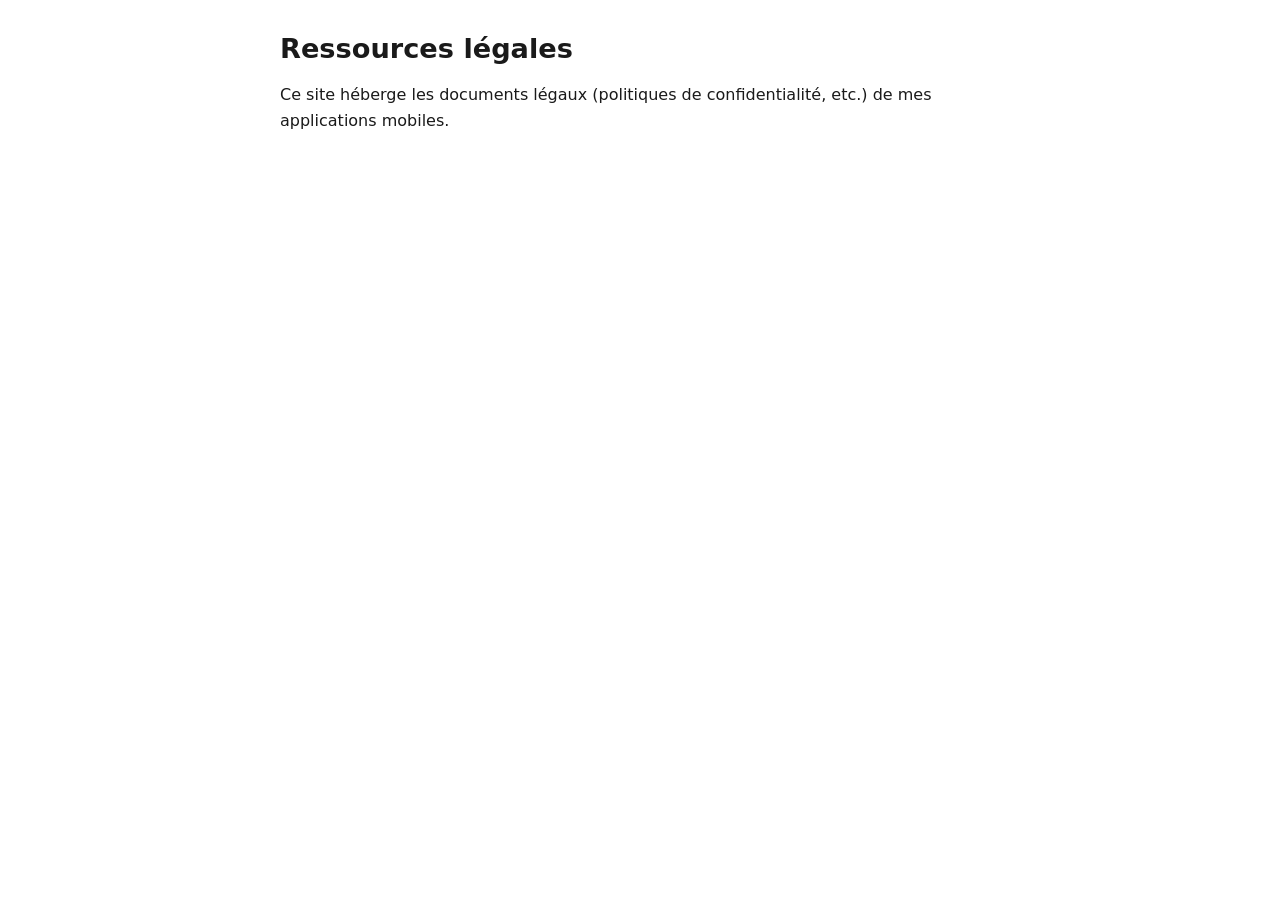
<file: index.html>
<!doctype html>
<html lang="fr">
<head>
<meta charset="utf-8">
<meta name="viewport" content="width=device-width, initial-scale=1">
<meta name="robots" content="noindex, nofollow, noarchive">
<title>Ressources légales</title>
<link rel="stylesheet" href="style.css">
</head>
<body>
<main>
<h1>Ressources légales</h1>
<p>Ce site héberge les documents légaux (politiques de confidentialité, etc.) de mes applications mobiles.</p>
</main>
</body>
</html>
</file>
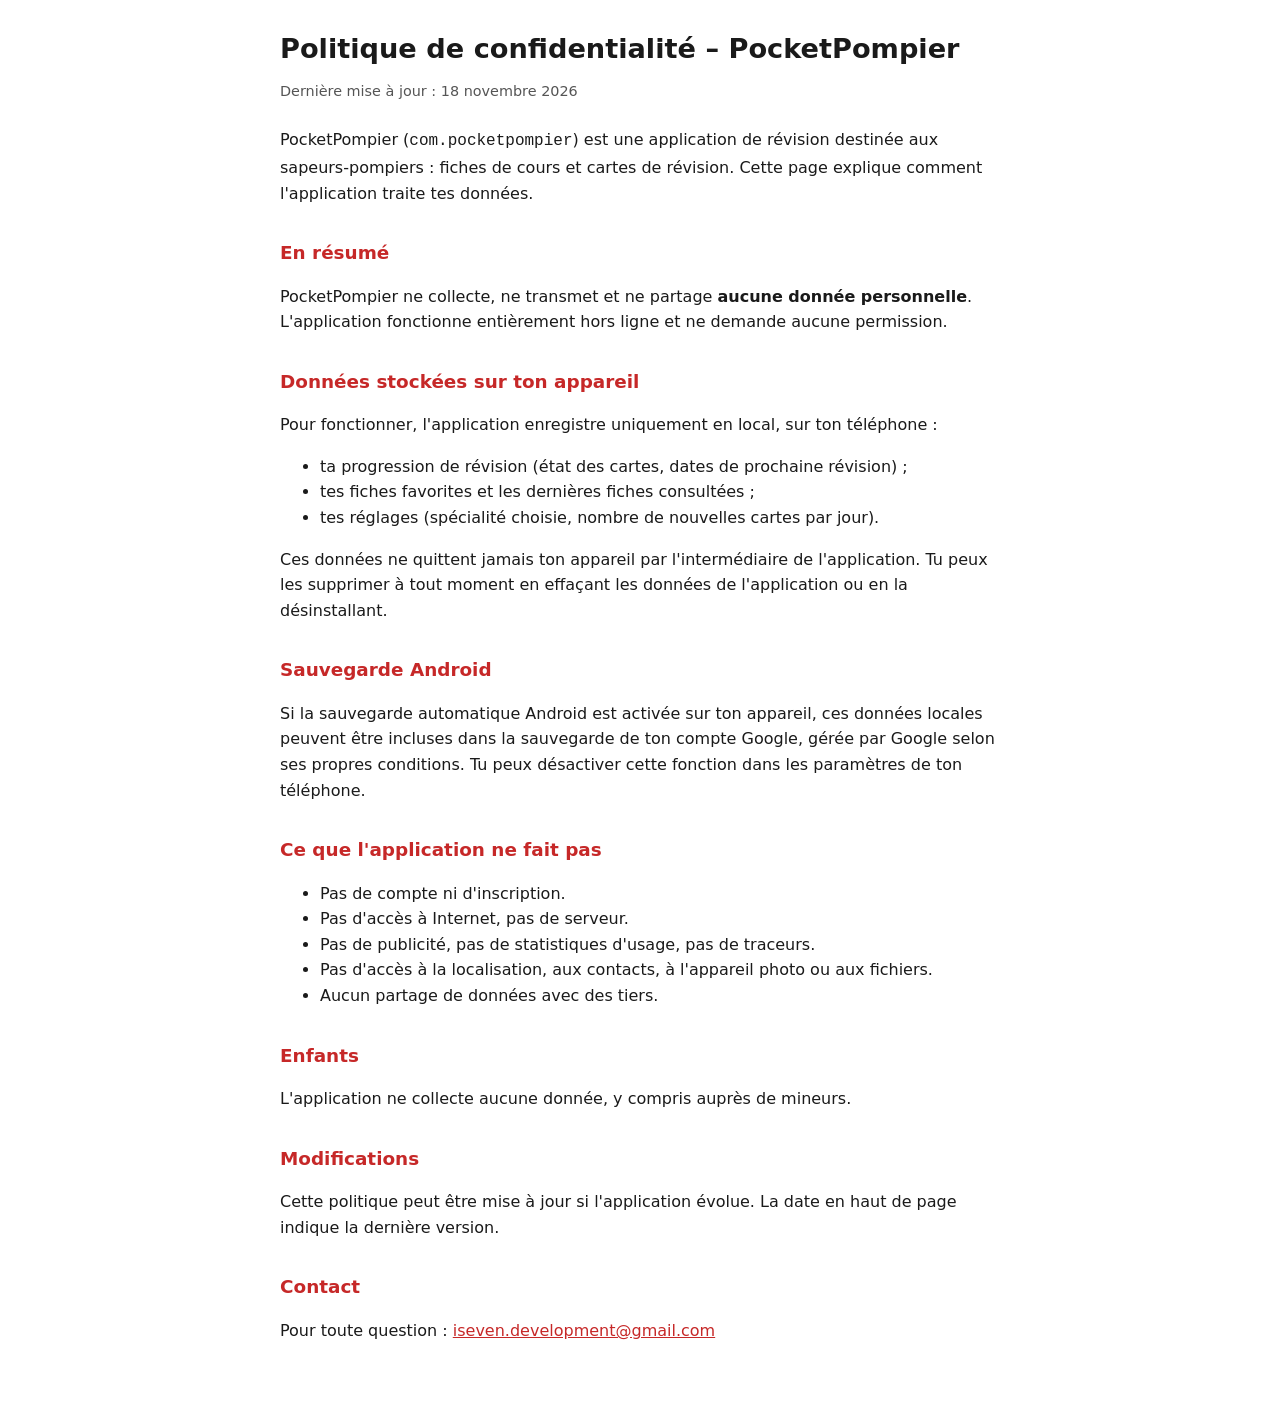
<file: pocketpompier/privacy.html>
<!doctype html>
<html lang="fr">
<head>
<meta charset="utf-8">
<meta name="viewport" content="width=device-width, initial-scale=1">
<meta name="robots" content="noindex, nofollow, noarchive">
<title>PocketPompier – Confidentialité</title>
<link rel="stylesheet" href="../style.css">
</head>
<body>
<main>
<h1>Politique de confidentialité – PocketPompier</h1>
<p class="meta">Dernière mise à jour : 18 novembre 2026</p>

<p>PocketPompier (<code>com.pocketpompier</code>) est une application de révision destinée aux sapeurs-pompiers : fiches de cours et cartes de révision. Cette page explique comment l'application traite tes données.</p>

<h2>En résumé</h2>
<p>PocketPompier ne collecte, ne transmet et ne partage <strong>aucune donnée personnelle</strong>. L'application fonctionne entièrement hors ligne et ne demande aucune permission.</p>

<h2>Données stockées sur ton appareil</h2>
<p>Pour fonctionner, l'application enregistre uniquement en local, sur ton téléphone :</p>
<ul>
<li>ta progression de révision (état des cartes, dates de prochaine révision) ;</li>
<li>tes fiches favorites et les dernières fiches consultées ;</li>
<li>tes réglages (spécialité choisie, nombre de nouvelles cartes par jour).</li>
</ul>
<p>Ces données ne quittent jamais ton appareil par l'intermédiaire de l'application. Tu peux les supprimer à tout moment en effaçant les données de l'application ou en la désinstallant.</p>

<h2>Sauvegarde Android</h2>
<p>Si la sauvegarde automatique Android est activée sur ton appareil, ces données locales peuvent être incluses dans la sauvegarde de ton compte Google, gérée par Google selon ses propres conditions. Tu peux désactiver cette fonction dans les paramètres de ton téléphone.</p>

<h2>Ce que l'application ne fait pas</h2>
<ul>
<li>Pas de compte ni d'inscription.</li>
<li>Pas d'accès à Internet, pas de serveur.</li>
<li>Pas de publicité, pas de statistiques d'usage, pas de traceurs.</li>
<li>Pas d'accès à la localisation, aux contacts, à l'appareil photo ou aux fichiers.</li>
<li>Aucun partage de données avec des tiers.</li>
</ul>

<h2>Enfants</h2>
<p>L'application ne collecte aucune donnée, y compris auprès de mineurs.</p>

<h2>Modifications</h2>
<p>Cette politique peut être mise à jour si l'application évolue. La date en haut de page indique la dernière version.</p>

<h2>Contact</h2>
<p>Pour toute question : <a href="mailto:iseven.development@gmail.com">iseven.development@gmail.com</a></p>
</main>
</body>
</html>
</file>
<file: style.css>
:root { color-scheme: light dark; --fg:#1a1a1a; --muted:#555; --bg:#fff; --accent:#c62828; }
@media (prefers-color-scheme: dark) { :root { --fg:#e8e8e8; --muted:#aaa; --bg:#121212; --accent:#ef5350; } }
body { margin:0; background:var(--bg); color:var(--fg); font:16px/1.6 system-ui,-apple-system,"Segoe UI",Roboto,sans-serif; }
main { max-width:720px; margin:0 auto; padding:32px 16px 64px; }
h1 { font-size:1.7rem; line-height:1.25; margin:0 0 .25rem; }
h2 { font-size:1.15rem; margin:2rem 0 .5rem; color:var(--accent); }
.meta { color:var(--muted); font-size:.9rem; margin-bottom:1.5rem; }
a { color:var(--accent); }
</file>
